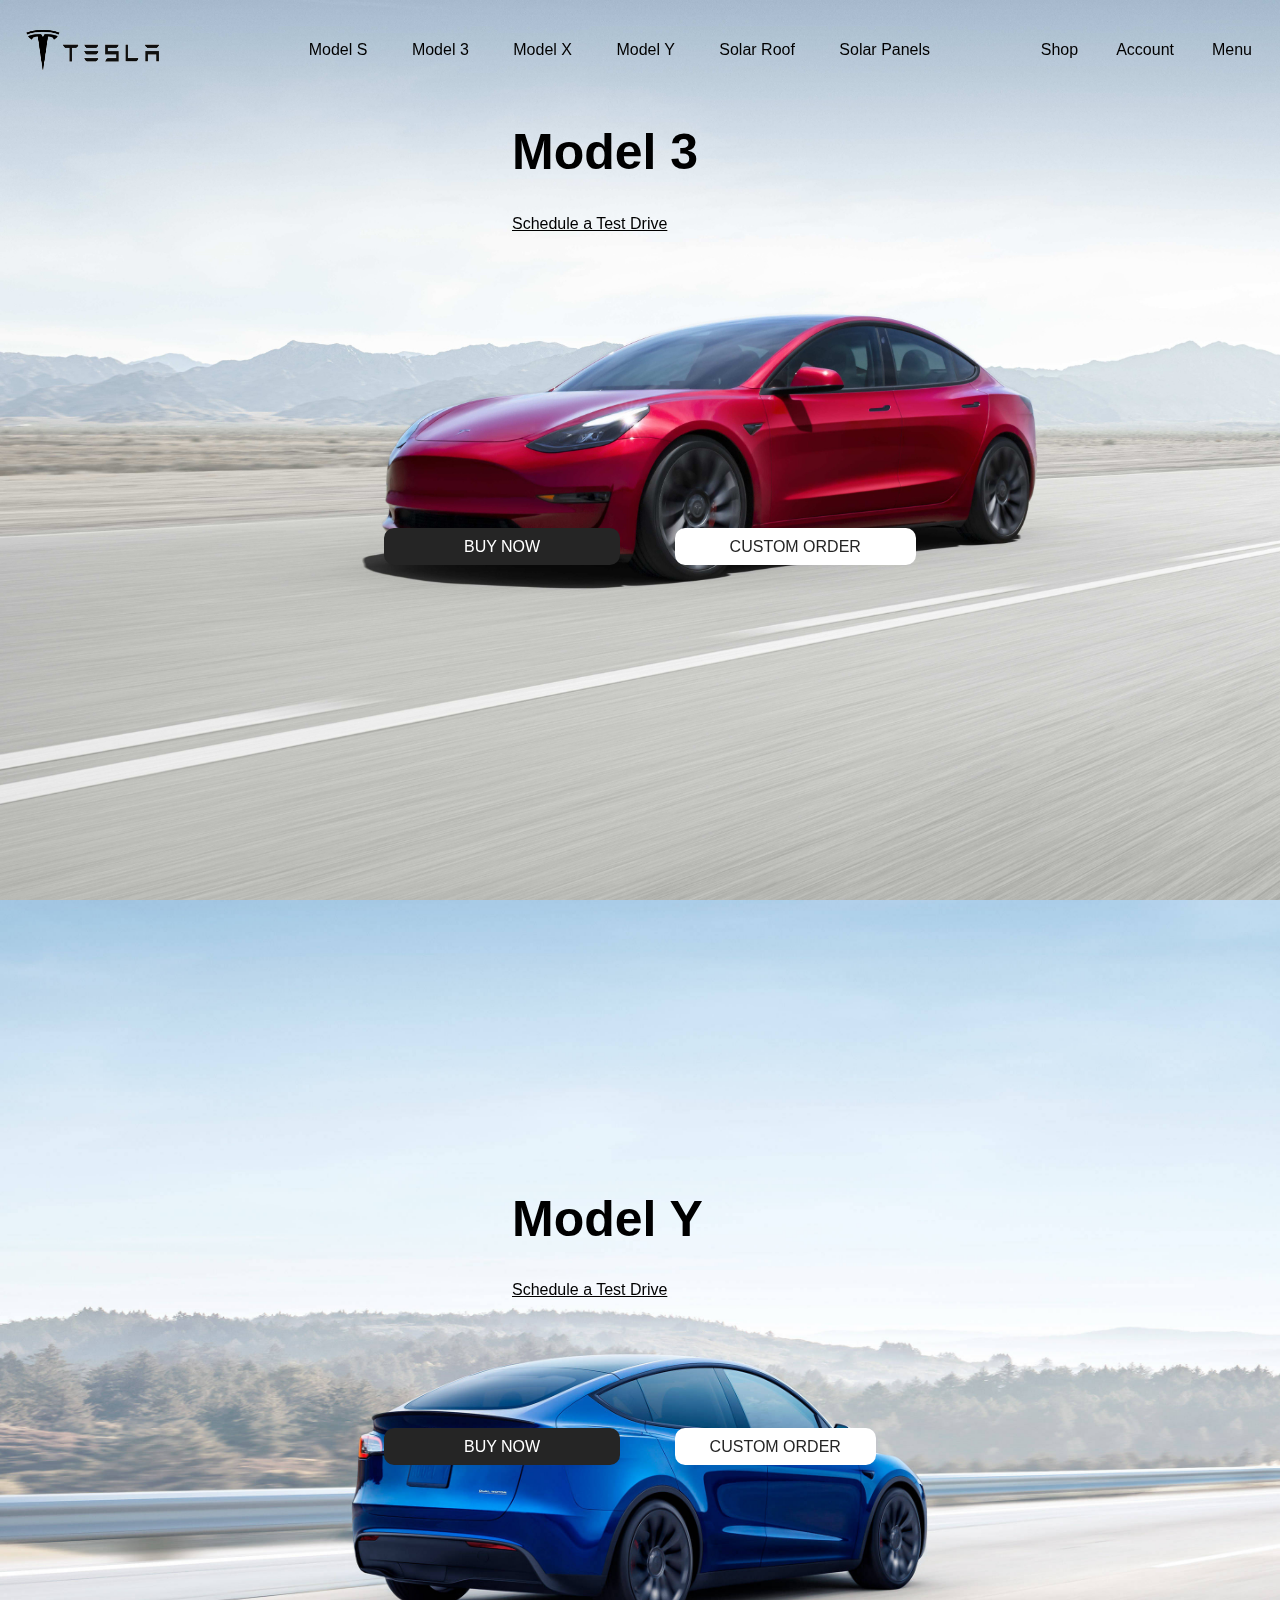
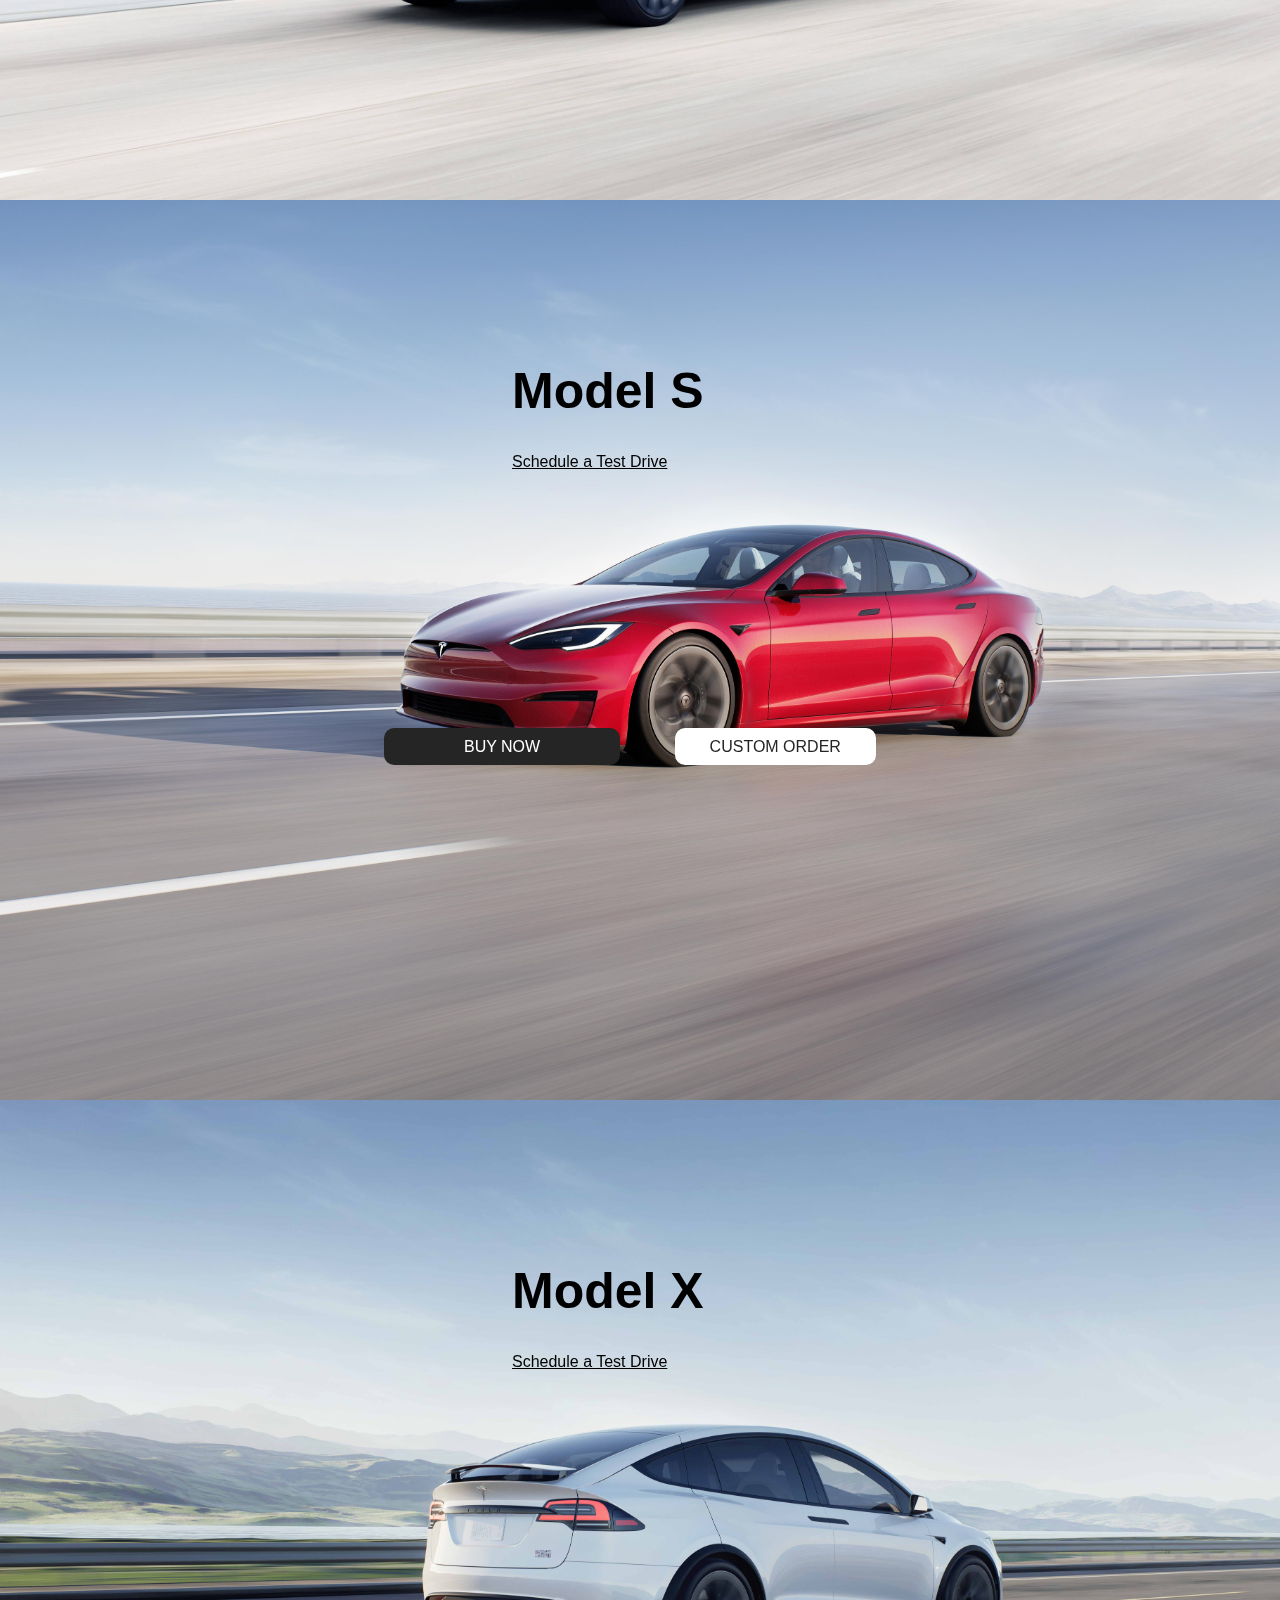
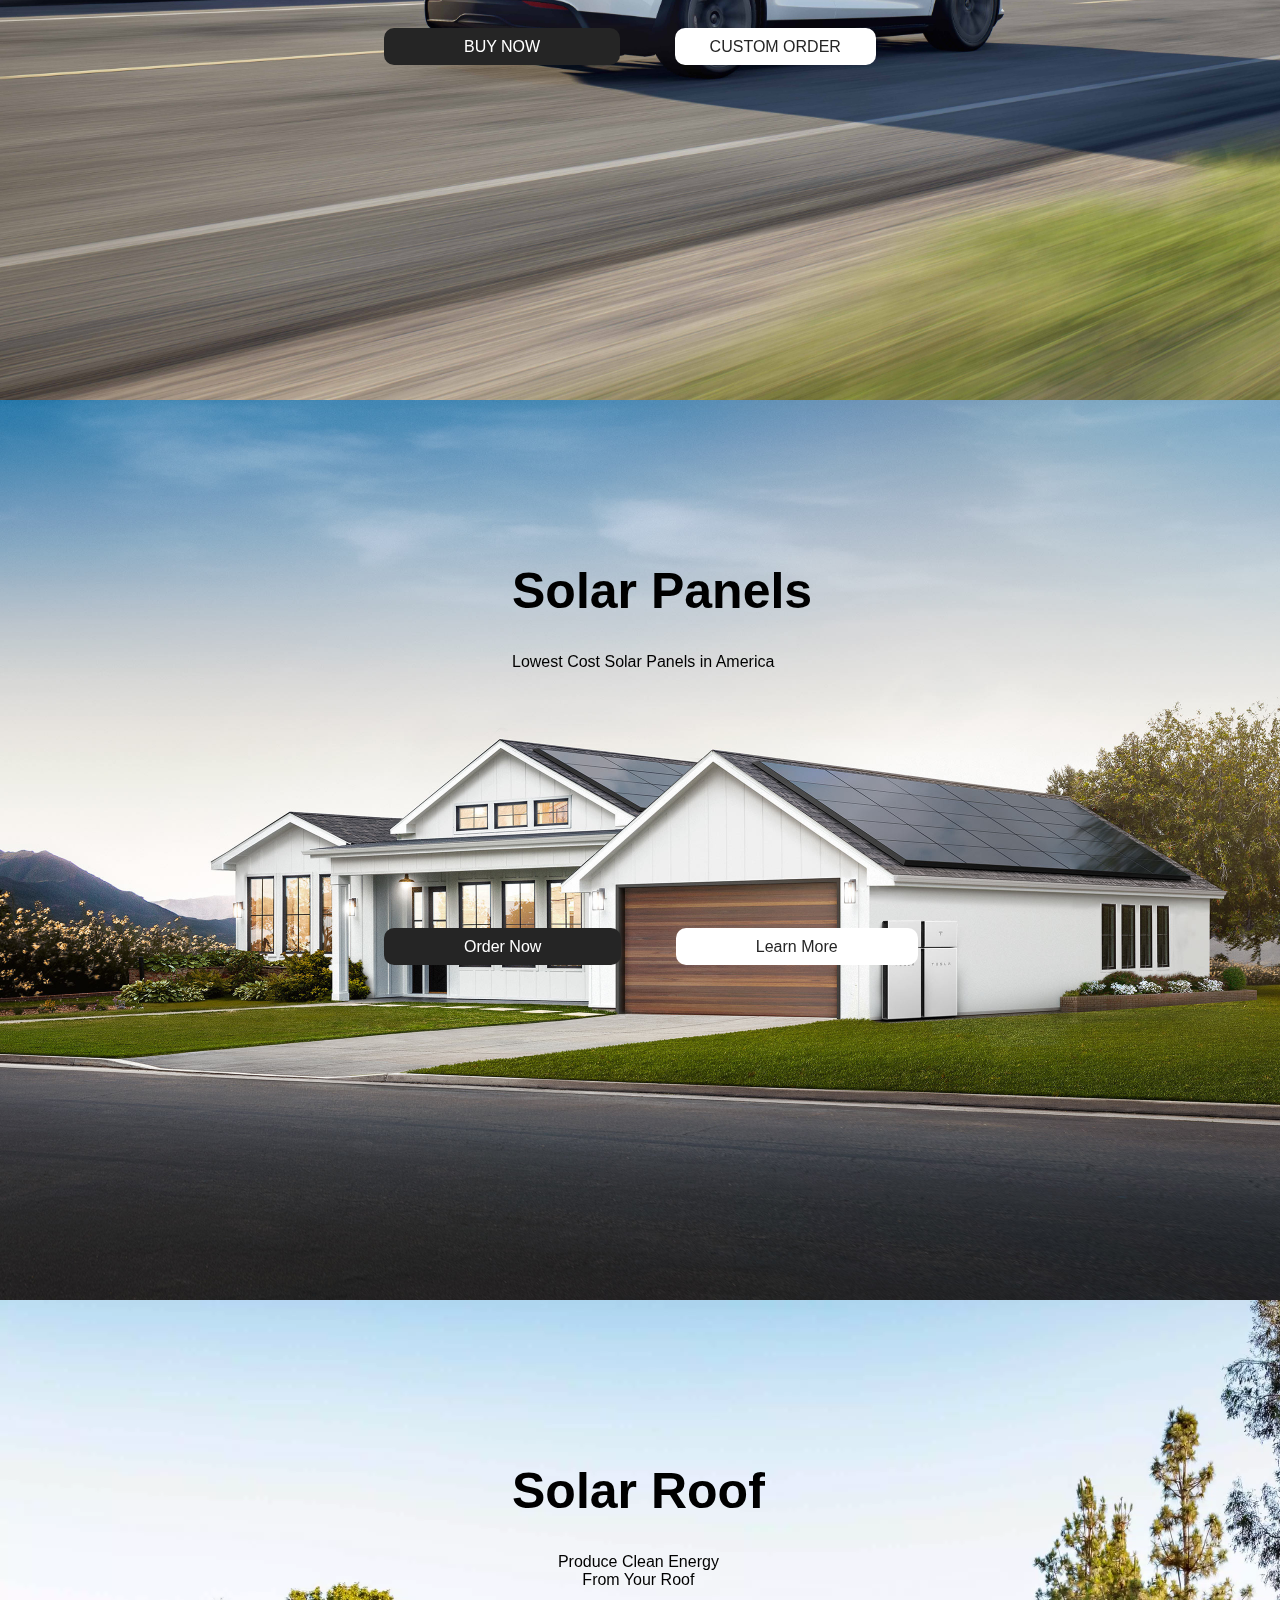
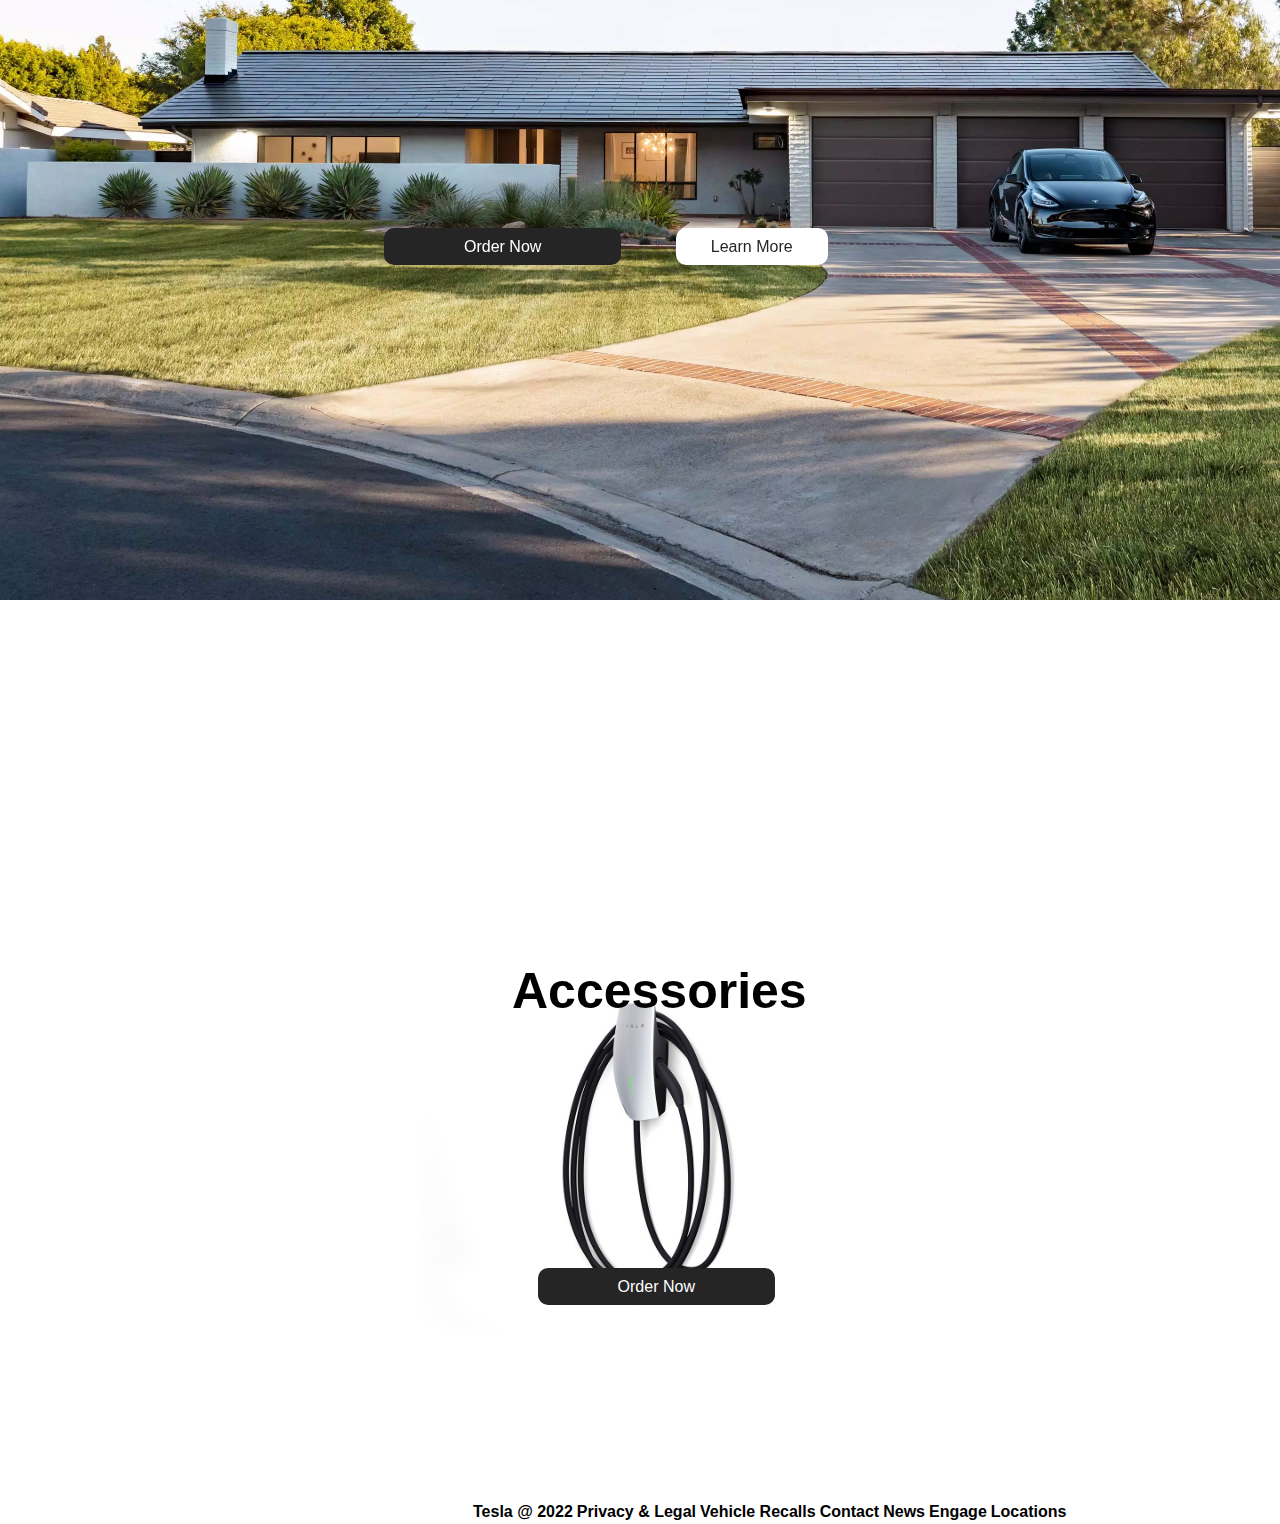
<file: tesla/index.html>
<!DOCTYPE html>
<html lang="en">
<head>
    <meta charset="UTF-8">
    <meta http-equiv="X-UA-Compatible" content="IE=edge">
    <meta name="viewport" content="width=device-width, initial-scale=1.0">
    <title>TESLA</title>
    <link rel="stylesheet" href="style.css">
    <link href="https://fonts.cdnfonts.com/css/gotham" rel="stylesheet">
                
</head>

<body>
 <header>
<nav>
    <img  src="images/logo.png" alt="" class="logo"  width="150px" height="100px"> 
    <ul>
        <li><a href="#">Model S</a></li>
        <li><a href="#">Model 3</a></li>
        <li><a href="#">Model X</a></li>
        <li><a href="#">Model Y</a></li>
        <li><a href="#">Solar Roof</a></li>
        <li><a href="#">Solar Panels</a></li>
    </ul> 
        <a class="btn" href="#">Shop</a>
        <a class="btn" href="#">Account</a>
        <a class="btn" href="#">Menu</a>
</nav>
</header>
<div class="fimage">
    <div class="content"><h1>Model 3</h1> 
        <p><u>Schedule a Test Drive</u></p>
        </div>
        <div class="links">
            <a class="buy" href="#">BUY NOW</a>
            <a class="custom" href="#">CUSTOM ORDER</a>
        </div>
        
    
</div>

</div>
<div class="simage">
    <div class="content2"><h1>Model Y</h1> 
        <p><u>Schedule a Test Drive</u></p>
        </div>
        <div class="links2">
            <a class="buy2" href="#">BUY NOW</a>
            <a class="custom2" href="#">CUSTOM ORDER</a>
        </div>
        
</div>
</div>

<div class="timage">
    <div class="content3"><h1>Model S</h1> 
        <p><u>Schedule a Test Drive</u></p>
        </div>
        <div class="links3">
            <a class="buy3" href="#">BUY NOW</a>
            <a class="custom3" href="#">CUSTOM ORDER</a>
        </div>
</div>

<div class="fourimage">
    <div class="content4"><h1>Model X</h1> 
        <p><u>Schedule a Test Drive</u></p>
        </div>
        <div class="links4">
            <a class="buy4" href="#">BUY NOW</a>
            <a class="custom4" href="#">CUSTOM ORDER</a>
        </div>
</div>

<div class="fifthimage">
    <div class="content5"><h1>Solar Panels</h1> 
        <p>Lowest Cost Solar Panels in America</p>
        </div>
        <div class="links5">
            <a class="buy5" href="#">Order Now</a>
            <a class="custom5" href="#">Learn More</a>
        </div>
</div>

<div class="sixthimage">
    <div class="content6"><h1>Solar Roof</h1> 
        <p>Produce Clean Energy<br>From Your Roof</p>
        </div>
        <div class="links6">
            <a class="buy6" href="#">Order Now</a>
            <a class="custom6" href="#">Learn More</a>
        </div>
</div>

<div>
<div class="sevenimage">

    <div class="content7"><h1>Accessories</h1> 
        </div>
        <div class="links7">
            <a class="buy7" href="#">Order Now</a>
            
        </div>
        <div class="footer"></div>
</div>


<footer>
    <div class="footer-content">
    <table>
        <thead>
            <tr>
                <th> Tesla @ 2022 </th>
                <th> Privacy & Legal </th>
                <th> Vehicle Recalls </th>
                <th> Contact </th>
                <th> News </th>
                <th> Engage  </th>
                <th> Locations </th>
            </tr>
        </thead>
    </table>
    </div>
</footer>





</body>
</html>
</file>
<file: tesla/style.css>
@import url('https://fonts.cdnfonts.com/css/gotham');
body
{
  font-family: Arial, Helvetica, sans-serif;
  margin: 0;
  padding: 0;
  overflow: scroll;
  
}
.fimage
{
    background-image: url('images/tesla1.jpeg'),url('images/Desktop-ModelY.jpeg');
  background-size: cover;
  width: 100%;
  height: 900px;
}
nav{
    position: fixed;
    top: 0;
    left: 0;
    width:100% ;
    display: flex;
    align-items: center;
    float: left;
}

.logo
{
    margin-left: 18px;
    cursor: pointer;

}
nav ul{
    flex: 1;
    text-align: center;

}
nav ul li{
    display: inline-block;
    margin: 10px 20px;
}
nav ul li a{
    text-decoration: none;
    color: black;
}

nav .btn{
    color: black;
    text-decoration: none;
    margin-right: 18px;
    padding: 10px;

}
.content{
    position:absolute ;
    margin-left: 40%;
    margin-top: 7%;
}

.content h1{
    font-size: 50px;
    text-align: center;

}

.links{
    position: absolute;
    margin-top: 42%;
    margin-left: 30%;
}
.links .buy{
    padding: 10px 80px;
    text-decoration: none;
    color: white;
    background-color: rgb(37, 37, 37);
    border-radius:10px ;
}
.links .custom{
    padding: 10px 55px;
    text-decoration: none;
    color: rgb(37, 37, 37);
    background-color: white;
    border-radius:10px ;
    margin-left: 50px;
}

.img{
    width: 100%;
    height: 300px;
}

.simage{
    background-image: url('images/tesla2.jpeg');
    width: 100%;
    height: 900px;
    background-size: cover;

}



.content2{
    position:absolute ;
    margin-left: 40%;
    margin-top: 20%;
}
.content2 h1{
    font-size: 50px;
    text-align: center;

}
.links2{
    position: absolute;
    margin-top: 42%;
    margin-left: 30%;
}

.links2 .buy2{
    padding: 10px 80px;
    text-decoration: none;
    color: white;
    background-color: rgb(37, 37, 37);
    border-radius:10px ;


}
.links2 .custom2{
    padding: 10px 35px;
    text-decoration: none;
    color: rgb(37, 37, 37);
    background-color: white;
    border-radius:10px ;
    margin-left: 50px;
   
}

.timage
{
    background-image: url(images/tesla3.jpeg);
  background-size: cover;
  width: 100%;
  height: 900px;
  
}

.content3{
    position:absolute ;
    margin-left: 40%;
    margin-top: 10%;
}
.content3 h1{
    font-size: 50px;
    text-align: center;

}
.links3{
    position: absolute;
    margin-top: 42%;
    margin-left: 30%;
}

.links3 .buy3{
    padding: 10px 80px;
    text-decoration: none;
    color: white;
    background-color: rgb(37, 37, 37);
    border-radius:10px ;


}
.links3 .custom3{
    padding: 10px 35px;
    text-decoration: none;
    color: rgb(37, 37, 37);
    background-color: white;
    border-radius:10px ;
    margin-left: 50px;
   
}


.fourimage
{
    background-image: url(images/tesla4.jpeg);
  background-size: cover;
  width: 100%;
  height: 900px;
}

.content4{
    position:absolute ;
    margin-left: 40%;
    margin-top: 10%;
    
}
.content4 h1{
    font-size: 50px;
    text-align: center;

}
.links4{
    position: absolute;
    margin-top: 42%;
    margin-left: 30%;
}

.links4 .buy4{
    padding: 10px 80px;
    text-decoration: none;
    color: white;
    background-color: rgb(37, 37, 37);
    border-radius:10px ;


}
.links4 .custom4{
    padding: 10px 35px;
    text-decoration: none;
    color: rgb(37, 37, 37);
    background-color: white;
    border-radius:10px ;
    margin-left: 50px;
   
}




.fifthimage
{
    background-image: url(images/teslasolar.jpeg);
  background-size: cover;
  width: 100%;
  height: 900px;
}

.content5{
    position:absolute ;
    margin-left: 40%;
    margin-top: 10%;
    
}
.content5 h1{
    font-size: 50px;
    text-align: center;

}
.links5{
    position: absolute;
    margin-top: 42%;
    margin-left: 30%;
}

.links5 .buy5{
    padding: 10px 80px;
    text-decoration: none;
    color: white;
    background-color: rgb(37, 37, 37);
    border-radius:10px ;


}
.links5 .custom5{
    padding: 10px 80px;
    text-decoration: none;
    color: rgb(37, 37, 37);
    background-color: white;
    border-radius:10px ;
    margin-left: 50px;
   
}



.sixthimage
{
    background-image: url(images/teslasolarroof.webp);
  background-size: cover;
  width: 100%;
  height: 900px;
}

.content6{
    position:absolute ;
    margin-left: 40%;
    margin-top: 10%;
    text-align: center;
    
}
.content6 h1{
    font-size: 50px;

}
.links6{
    position: absolute;
    margin-top: 42%;
    margin-left: 30%;
}

.links6 .buy6{
    padding: 10px 80px;
    text-decoration: none;
    color: white;
    background-color: rgb(37, 37, 37);
    border-radius:10px ;


}
.links6 .custom6{
    padding: 10px 35px;
    text-decoration: none;
    color: rgb(37, 37, 37);
    background-color: white;
    border-radius:10px ;
    margin-left: 50px;
   
}


.sevenimage
{
    background-image: url(images/accessories.jpeg);
  background-size: cover;
  width: 100%;
  height: 900px;
  float: left;
  
}

.content7{
    position:absolute ;
    margin-left: 40%;
    margin-top: 10%;
    text-align: center;
    
}
.content7 h1{
    font-size: 50px;
    padding-top: 200px;

}
.links7{
    position: absolute;
    margin-top:53%;
    margin-left: 42%;
}

.links7 .buy7{
    padding: 10px 80px;
    text-decoration: none;
    color: white;
    background-color: rgb(37, 37, 37);
    border-radius:10px ;


}

.footer-content{
   margin-left: 470px ;
}

.footer-content table thead tr th {
    font-family: 'Gotham', sans-serif;

}
</file>
